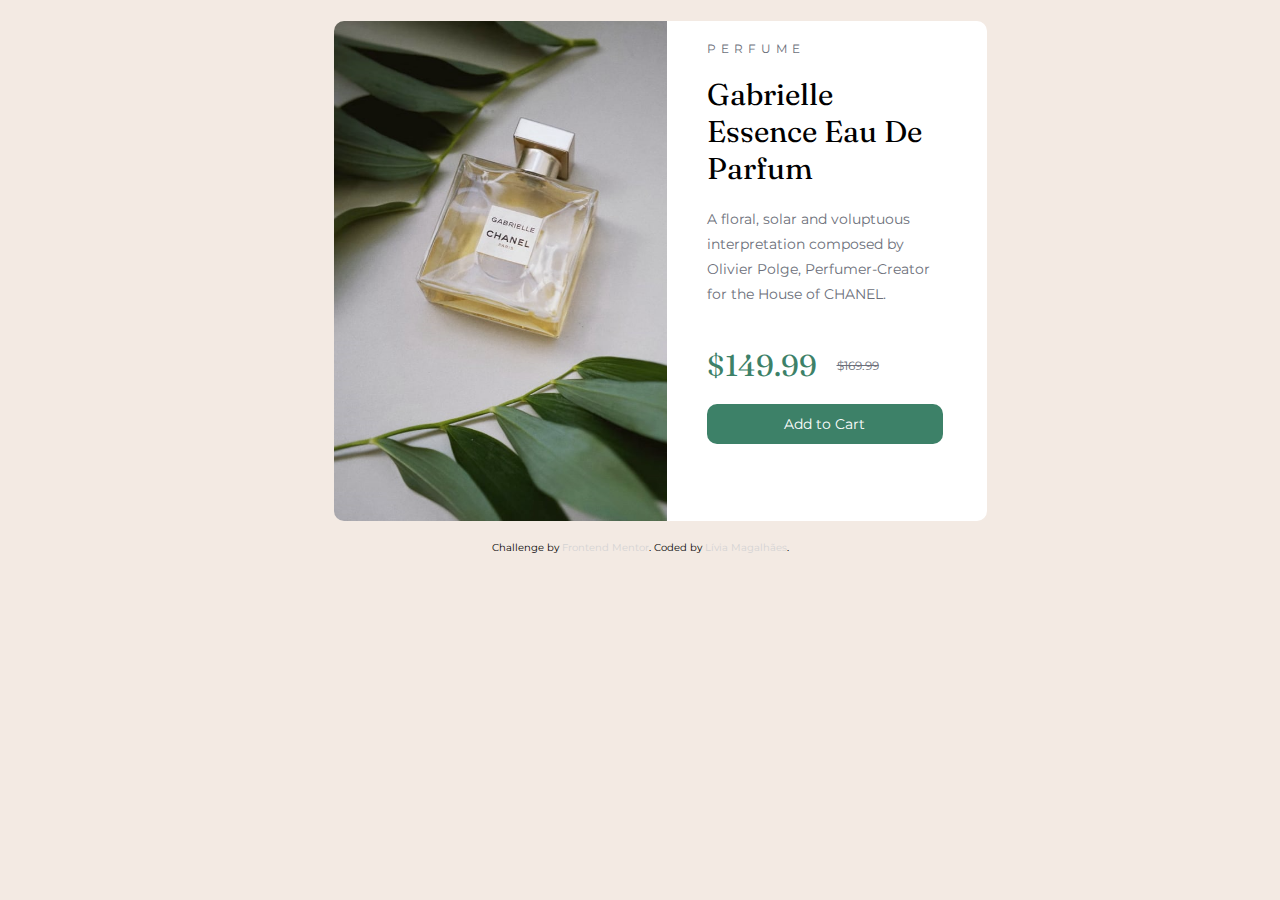
<file: HTML-CSS01/index.html>
<!DOCTYPE html>
<html lang="pt-BR">
<head>
    <meta charset="UTF-8">
    <meta http-equiv="X-UA-Compatible" content="IE=edge">
    <meta name="viewport" content="width=device-width, initial-scale=1.0">
    <link rel="icon" type="image/x-icon" href="imagens/favicon-32x32.png">
    <link rel="preconnect" href="https://fonts.googleapis.com">
    <link rel="preconnect" href="https://fonts.gstatic.com" crossorigin>
    <link href="https://fonts.googleapis.com/css2?family=Fraunces:wght@700&family=Montserrat:wght@500;700&display=swap" rel="stylesheet">

    <title>Frontend Mentor | Product preview card component</title>
    <link rel="stylesheet" href="css/style.css">
</head>
<body>
    <div class="container">
    <ul>
        <img src="imagens/perfume01.png" alt="Gabriele Essence" height="500px" width="333px">
    </ul>
    <ul class="texto">
        <li class="perfume">Perfume</li> 
        <li class="gabrielle">Gabrielle Essence Eau De Parfum</li>
        <li class="floral">A floral, solar and voluptuous interpretation composed by Olivier Polge, Perfumer-Creator for the House of CHANEL.</li>
        <ul class="preco">
            <li class="preco-baixo">$149.99</li>
            <li class="preco-alto">$169.99</li>
        </ul>
        <button>Add to Cart</button>
    </ul>
    </div>
</body>
<footer>
    Challenge by <a href="https://www.frontendmentor.io?ref=challenge" target="_blank">Frontend Mentor</a>. 
    Coded by <a href="http://www.linkedin.com/in/livia-apmagalhaes" target="_blank">Lívia Magalhães</a>.
</footer>


</html>
</file>
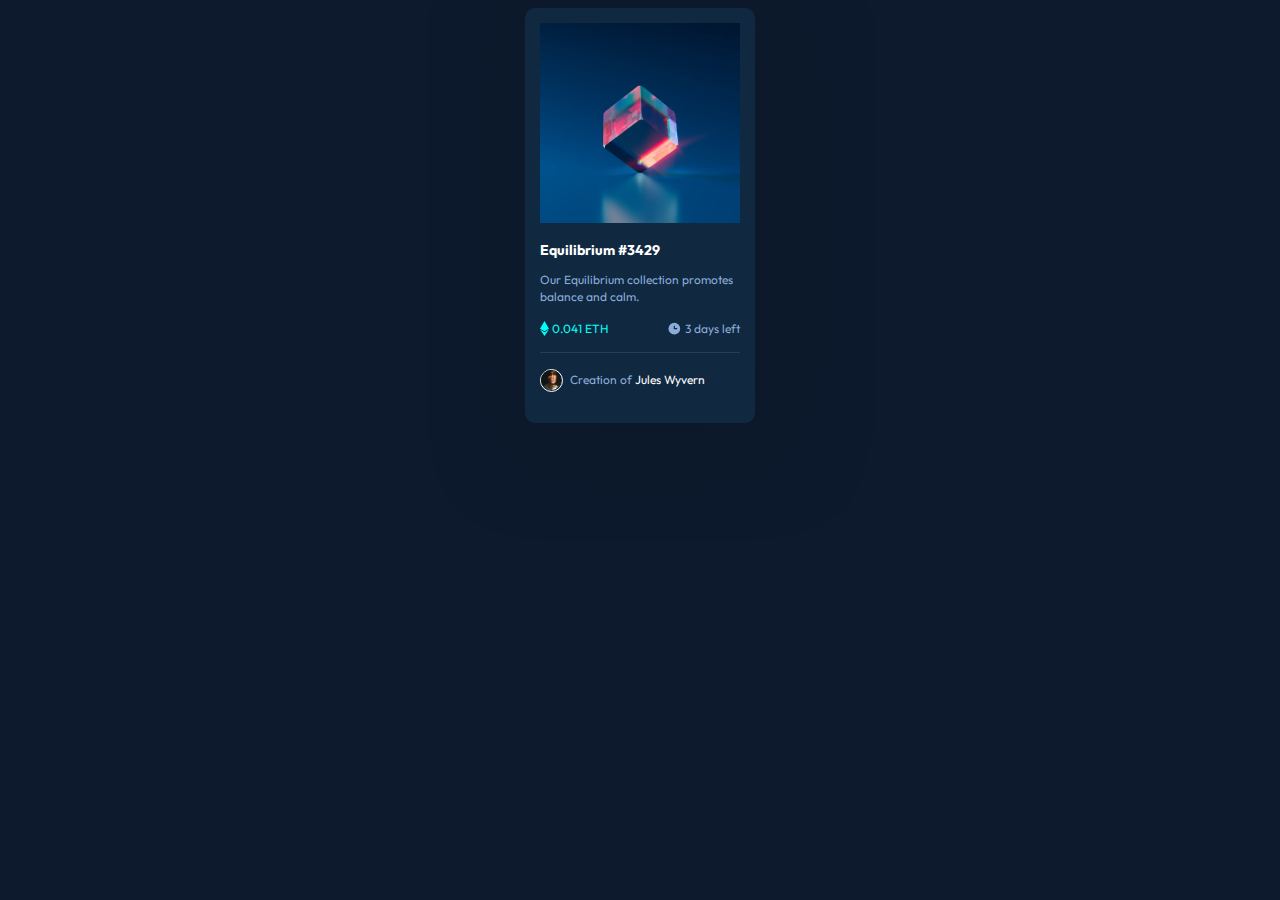
<file: HTML-CSS02/index.html>
<!DOCTYPE html>
<html lang="pt-BR">
<head>
    <meta charset="UTF-8">
    <meta http-equiv="X-UA-Compatible" content="IE=edge">
    <meta name="viewport" content="width=device-width, initial-scale=1.0">
    <link rel="icon" type="image/png" sizes="32x32" href="images/favicon-32x32.png">
    <link rel="stylesheet" href="style.css">
    <link rel="preconnect" href="https://fonts.googleapis.com">
<link rel="preconnect" href="https://fonts.gstatic.com" crossorigin>
<link href="https://fonts.googleapis.com/css2?family=Outfit:wght@300;400;600&display=swap" rel="stylesheet">
    <title>Frontend Mentor | NFT preview card component</title>
</head>
<body>
    <div class="container">
        

        <div class="passarmouse">
            <a href=""><img src="images/image-equilibrium.jpg" alt="Equilibrium" width="200px" height="200px"></a>
        </div>

    
        <div class="texto">
            <h1><a href="">Equilibrium #3429</a></h1>
            <p>Our Equilibrium collection promotes balance and calm.</p>
            <ul>
                <img src="images/icon-ethereum.svg" alt="Ethereum" width="9px" height="15px"> 
                <li class="ethe">0.041 ETH</li>
                <img src="images/icon-clock.svg" alt="Clock" width="15px" height="15px">
                <li class="days">3 days left</li>
            </ul>

            <ul class="traco">
                <div class="avatar">
                    <img src="images/image-avatar.png" alt="Avatar" width="20px" height="20px">
                </div>
                <li class="jules"> Creation of <a href="">Jules Wyvern</a></li>
            </ul>
        
        </div>
    
    </div>
   

            
      
    
</body>
</html>
</file>
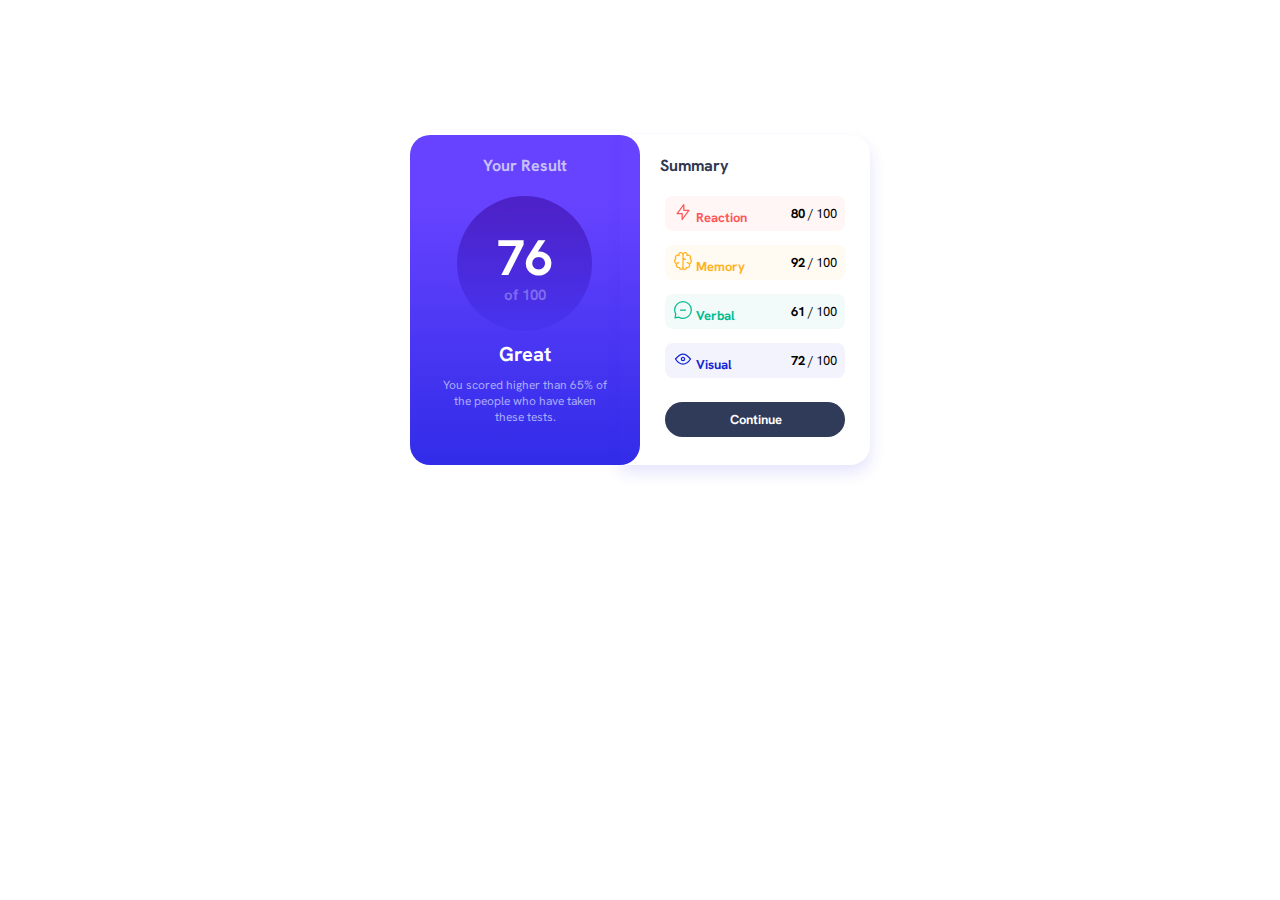
<file: HTML-CSS03/index.html>
<!DOCTYPE html>
<html lang="pt-br">
<head>
    <meta charset="UTF-8">
    <meta http-equiv="X-UA-Compatible" content="IE=edge">
    <meta name="viewport" content="width=device-width, initial-scale=1.0">

    <link rel="icon" type="image/png" sizes="32x32" href="images/favicon-32x32.png">
    <link rel="stylesheet" href="estilo.css">
    <link rel="preconnect" href="https://fonts.googleapis.com">
<link rel="preconnect" href="https://fonts.gstatic.com" crossorigin>
<link href="https://fonts.googleapis.com/css2?family=Hanken+Grotesk:wght@500;700;800&display=swap" rel="stylesheet">

    <title>Frontend Mentor | Results summary component</title>
</head>
<body>

    <nav>
    
        <div id="resultado">
            <h1>Your Result</h1>
            <ul class="circulo">
               <li class="resultadovalor"><strong>76</strong></li>
               <li class="resultadolimite"><strong>of 100</strong></li>
            </ul>
            <ul>
               <li class="resultadonota"><strong>Great</strong></li>
               <li class="resultadotexto">You scored higher than 65% of the people who have taken these tests.</li>
            </ul>
        </div>




        <div id="sumario">
            <h2>Summary</h2>
            <ul class="ulsumario">
                <li class="sumarioreaction">
                    <div>
                        <img src="images/icon-reaction.svg" alt="">
                        <span><strong style="color: #FF5555">Reaction</strong></span>
                    </div>
                    <span> <strong>80</strong> / 100</span>
                </li>
            
                <li class="sumariomemory">
                    <div>
                        <img src="images/icon-memory.svg" alt="">
                        <span><strong style="color: #FFB21E">Memory</strong></span>
                    </div>
                    <span> <strong>92</strong> / 100</span>
                </li>

                <li class="sumarioverbal">
                    <div>
                        <img src="images/icon-verbal.svg" alt="">
                        <span><strong style="color: #00BB8F">Verbal</strong></span>
                    </div>
                    <span> <strong>61</strong> / 100</span>
                </li>

                <li class="sumariovisual">
                    <div>
                        <img src="images/icon-visual.svg" alt="">
                        <span><strong style="color: #1125D6">Visual</strong></span>
                    </div>
                    <span> <strong>72</strong> / 100</span>
                </li>

                <li class="sumariobotao">
                    <a href=""><strong>Continue</strong></a>
                </li>
           
            </ul>

            

        </div>
        
    </nav>
    
</body>
</html>
</file>
<file: HTML-CSS01/css/style.css>
body{
    background-color: #F3EAE3;
    margin: 0px;
}

img{
    width: 333px;
    height: 500px;
    border-radius: 10px 0px 0px 10px;
    margin-top: 5px;
}

.container{
    display: flex;
    align-items: center;
    justify-content: center;
    position: relative;
    margin: 0 auto;
}

.texto{
    background-color: white;
    margin-top: 0px;
    margin-bottom: 0px;
    height: 500px;
    width: 280px;
    border-radius: 0px 10px 10px 0px;
    list-style-type: none;
}

li{
    margin: 20px;
    margin-left: 0px;
    margin-right: 50px;
}

.perfume{
    font-family: 'Montserrat', sans-serif;
    font-size: 12px;
    letter-spacing: 5px;
    text-transform: uppercase;
    color: #6C6F7A;
}

.gabrielle{
    font-family: 'Fraunces', serif;
    font-size: 30px;
}

.floral{
    font-family: 'Montserrat', sans-serif;
    line-height: 25px;
    font-size: 14px;
    color: #6C6F7A;
}
.preco{
    display: flex;
    list-style-type: none;
    align-items: center;
    padding-inline-start: 0px;
}

.preco-baixo{
    font-family: 'Fraunces', serif;
    color: #3D8168;
    font-size: 30px;
    margin-right: 20px;
}

.preco-alto{
    font-family: 'Montserrat', sans-serif;
    font-size: 12px;
    text-decoration: line-through;
    color: #6C6F7A;
    
}

button{
    width: 236px;
    height: 40px;
    border-radius: 10px;
    background-color: #3D8168;
    font-size: 14px;
    font-family: 'Montserrat', sans-serif;
    color: white;
    border: none;
}

a{
    color: rgb(212, 211, 211);
    text-decoration: none;
}

a:hover{
    color: #BDB76B;
}

footer{
    text-align: center;
    font-family: 'Montserrat', sans-serif;
    font-size: 10px;
}
</file>
<file: HTML-CSS02/style.css>
body{
    background-color: #0D1A2D;
    display: flex;
    justify-content: center;
    align-items: center;
} 

.container{
    display: flex;
    flex-direction: column;
    flex-wrap: wrap;
    align-items: center;
    background-color: #102840;
    width: 230px;
    height: 400px;
    border-radius: 10px;
    padding-top: 15px;
    box-shadow: 10px 10px 70px 25px hsl(217, 54%, 11%);

}

.passarmouse{
    display: flex;
    border-radius: 5px;
}

/*.passarmouse, a:hover{
    background-image: url('images/icon-view.svg');
    opacity: 0.2;
    background-repeat: no-repeat;
    background-size: 30px 30px;
    background-position: center center;
}*/



.texto{
    padding: 0px 15px 0px 15px;
    font-family: 'Outfit', sans-serif;
    color: white;
}

h1{
    padding-top: 5px;
    font-size: 14px;
}

p{
    font-size: 12px;
    color: hsl(215, 51%, 70%);
    line-height: 17px;
}

ul{
    display: flex;
    padding-inline-start: 0px;
    justify-content: space-between;
}

li{
    list-style-type: none;
}

a{
    color: white;
    text-decoration: none;
}

a:hover{
    color: #05fff9
}

.traco{
    border-top: 1px solid hsla(215, 52%, 70%, 0.171);
    padding-top: 16px;
}

.ethe{
    color: #05fff9;
    font-size: 12px;
    margin-right: 55px;
}

.days{
    color: hsl(215, 51%, 70%);
    font-size: 12px;
}

.jules{
    color: hsl(215, 51%, 70%);
    font-size: 12px;
    margin-right: 35px;
    margin-top: 3px;
}

.avatar{
    border-radius: 100px;
    width: 21px;
    height: 21px;
    border: 1px solid white;
}
</file>
<file: HTML-CSS03/estilo.css>
*{
    margin: 0;
    padding: 0;
    box-sizing: border-box;
}

@media screen and (max-width: 600px){
    body{
        width: 100%;
        flex-direction: column;
    }
}

nav{
    display: flex;
    justify-content: center;
    align-items: center;
    width: 100%;
    position: relative;
    margin: 0 auto;
    height: 600px;
    font-family: 'Hanken Grotesk', sans-serif;
}


    
#resultado{
    width: 230px;
    height: 330px;
    background-image: linear-gradient(
        #6743ff 20%,
        #312ce8);
    border-radius: 20px;
}

h1{
    text-align: center;
    font-size: 16px;
    color: #C8C1F7;
    padding: 20px 0 20px 0;
}

ul{
    list-style-type: none;
    text-align: center;
}

.circulo{
    background-image: linear-gradient(
        #4D22C9 10%,
        #4734f0);
    width: 135px;
    height: 135px;
    border-radius: 50%;
    border-top-width: 50px;
    border-left-width: 50px;
    margin-left: 47px;
}

.resultadovalor{
    font-size: 50px;
    color: white;
    padding-top: 29px;
}

.resultadolimite{
    font-size: 15px;
    color: #ccc4ff6e;
    margin-top: -5px;
    margin-bottom: 40px;
}

.resultadonota{
    font-size: 20px;
    color: white;
    margin-top: 10px;
    margin-bottom: 10px;
}

.resultadotexto{
    width: 170px;
    margin-left: 30px;
    font-size: 12px;
    color: #AAADFE;
}





#sumario{
    width: 250px;
    height: 330px;
    border-radius: 0px 20px 20px 0px;
    margin-left: -20px;
    box-shadow: 1px 8px 15px 0px #322bef1f;
}

h2{
    font-size: 16px;
    color: #313852;
    padding: 20px 0 20px 40px;
}

.ulsumario{
    width: 100%;
    font-size: 13px;
    display: flex;
    flex-direction: column;
    gap: 14px;
}

.sumarioreaction{
    background-color: #fff6f5;
    width: 180px;
    height: 35px;
    margin-left: 45px;
    padding-left: 8px;
    padding-right: 8px;
    display: flex;
    justify-content: space-between;
    align-items: center;
    border-radius: 8px;
}

.sumariomemory{
    background-color: #FFFBF2;
    width: 180px;
    height: 35px;
    margin-left: 45px;
    padding-left: 8px;
    padding-right: 8px;
    display: flex;
    justify-content: space-between;
    align-items: center;
    border-radius: 8px;
}

.sumarioverbal{
    background-color: #F2FBFA;
    width: 180px;
    height: 35px;
    margin-left: 45px;
    padding-left: 8px;
    padding-right: 8px;
    display: flex;
    justify-content: space-between;
    align-items: center;
    border-radius: 8px;
}

.sumariovisual{
    background-color: #F3F3FD;
    width: 180px;
    height: 35px;
    margin-left: 45px;
    padding-left: 8px;
    padding-right: 8px;
    display: flex;
    justify-content: space-between;
    align-items: center;
    border-radius: 8px;
}

.sumariobotao{
    background-color: #303B59;
    color: white;
    width: 180px;
    height: 35px;
    display: flex;
    align-items: center;
    border-radius: 40px;
    padding-left: 65px;
    margin-top: 10px;
    margin-left: 45px;
}

a{
    color: white;
    text-decoration: none;
}




/*
.divreaction{
    background-color: red;
    border-radius: 10px;
    width: 188px;
    height: 40px;
    margin-left: 41px;
}

.reaction{
    
}



#sumario{
    font-family: 'Hanken Grotesk', sans-serif;
    font-size: 14px;
    display: flex;
    justify-content: center;
    justify-items: center;
    width: 230px;
    height: 330px;
    border-top-right-radius: 20px;
    border-bottom-right-radius: 20px;
    box-shadow: 1px 8px 15px 0px #322bef1f;
}



h1{
    font-family: 'Hanken Grotesk', sans-serif;
    font-size: 16px;
    color: #ccc4ff;
    text-align: center;
    padding-top: 25px;
}

.great{
    font-family: 'Hanken Grotesk', sans-serif;
    font-size: 20px;
    color: white;
    margin-bottom: 10px;
    margin-top: 10px;
}

.scored{
    font-family: 'Hanken Grotesk', sans-serif;
    text-align: center;
    font-size: 12px;
    color: #ccc4ff;
    margin-right: 35px;
    margin-left: 30px;
}

h2{
    font-family: 'Hanken Grotesk', sans-serif;
    font-size: 16px;
    color: #303754;
    margin-top: 25px;
    margin-left: 50px;
    padding-bottom: 20px;
}

.summary{
    display: flex;
    right: 50px;
}

.reaction, .memory, .verbal, .visual, .continue{
    width: 185px;
    height: 35px;
    margin-bottom: 15px;
}


.reaction{
    background-color: red;
    margin-top: 50px;
    justify-content: space-between;
}

.memory{
    background-color: blue;
    
}

.verbal{
    background-color: green;
}

.visual{
    background-color: grey;
}

.continue{
    background-color: #303b59;
}*/
</file>
